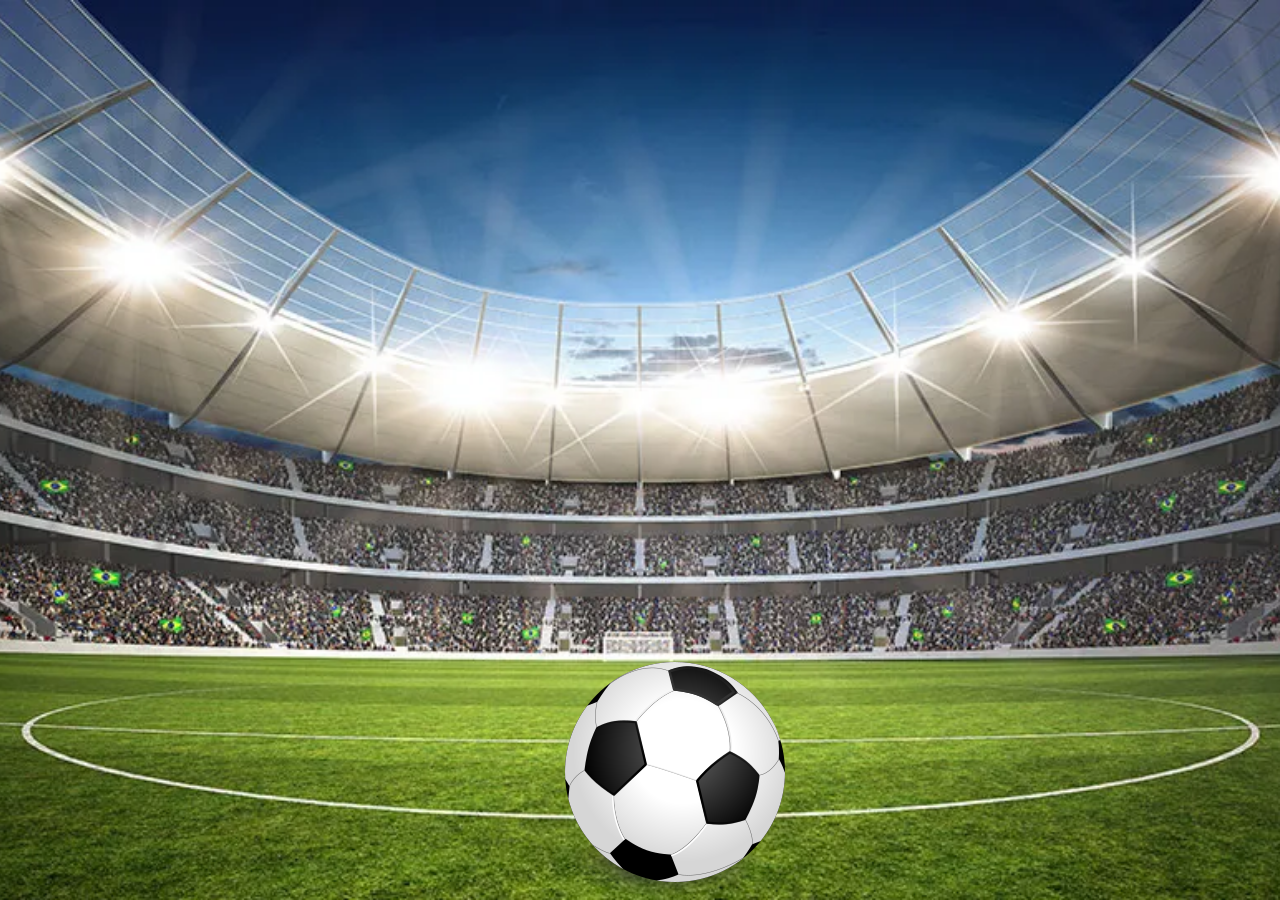
<file: index.html>
<!DOCTYPE html>
<html lang="en">
<head>
    <meta charset="UTF-8">
    <meta name="viewport" content="width=device-width, initial-scale=1.0">
    <title>Document</title>
    <link rel="stylesheet" href="styles.css">
</head>
<body>
    <section class="container">
        <div class="ball">
               <img src="/img/burti.webp" alt="">
               </div>
  
    </section>
    
</body>
</html>
</file>
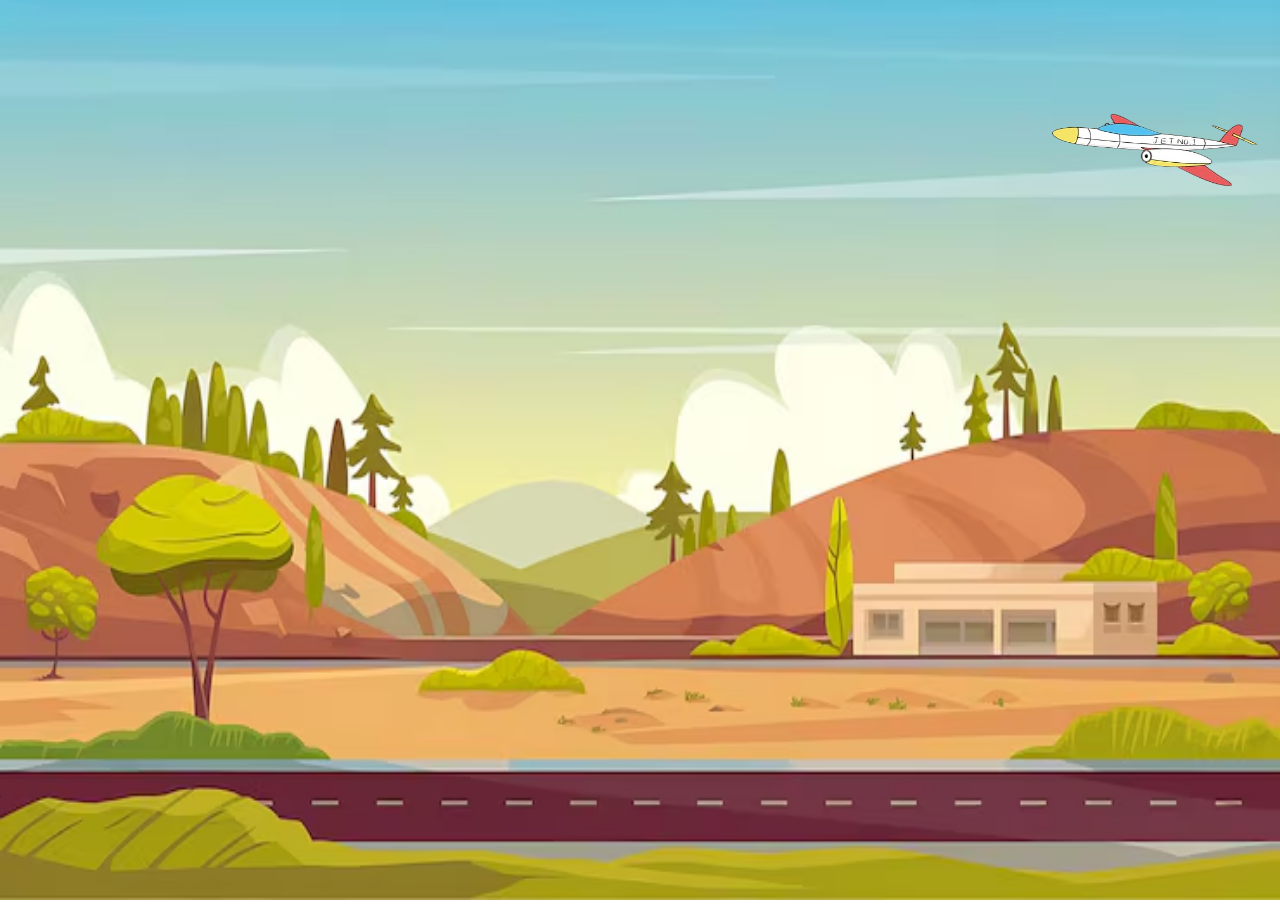
<file: desertRoad.html>
<!DOCTYPE html>
<html lang="en">
<head>
    <meta charset="UTF-8">
    <meta name="viewport" content="width=device-width, initial-scale=1.0">
    <title>Document</title>
   <link rel="stylesheet" href="desertRoad.css">
</head>
<body>
    <section>

        <div>
            <img src="/img/roaddd.avif" alt="" class="Road">
            <div>
              <img src="/img/motorcycle-removebg-preview.png" alt="" class="motorcycle">

        </div>
        <div> <img src="/img/pngtree-cartoon-color-airplane-jet-clipart-png-image_2748846-removebg-preview.png" alt="" class="airplane">
              </div>
        </div>
        
        
    </section>
</body>
</html>
</file>
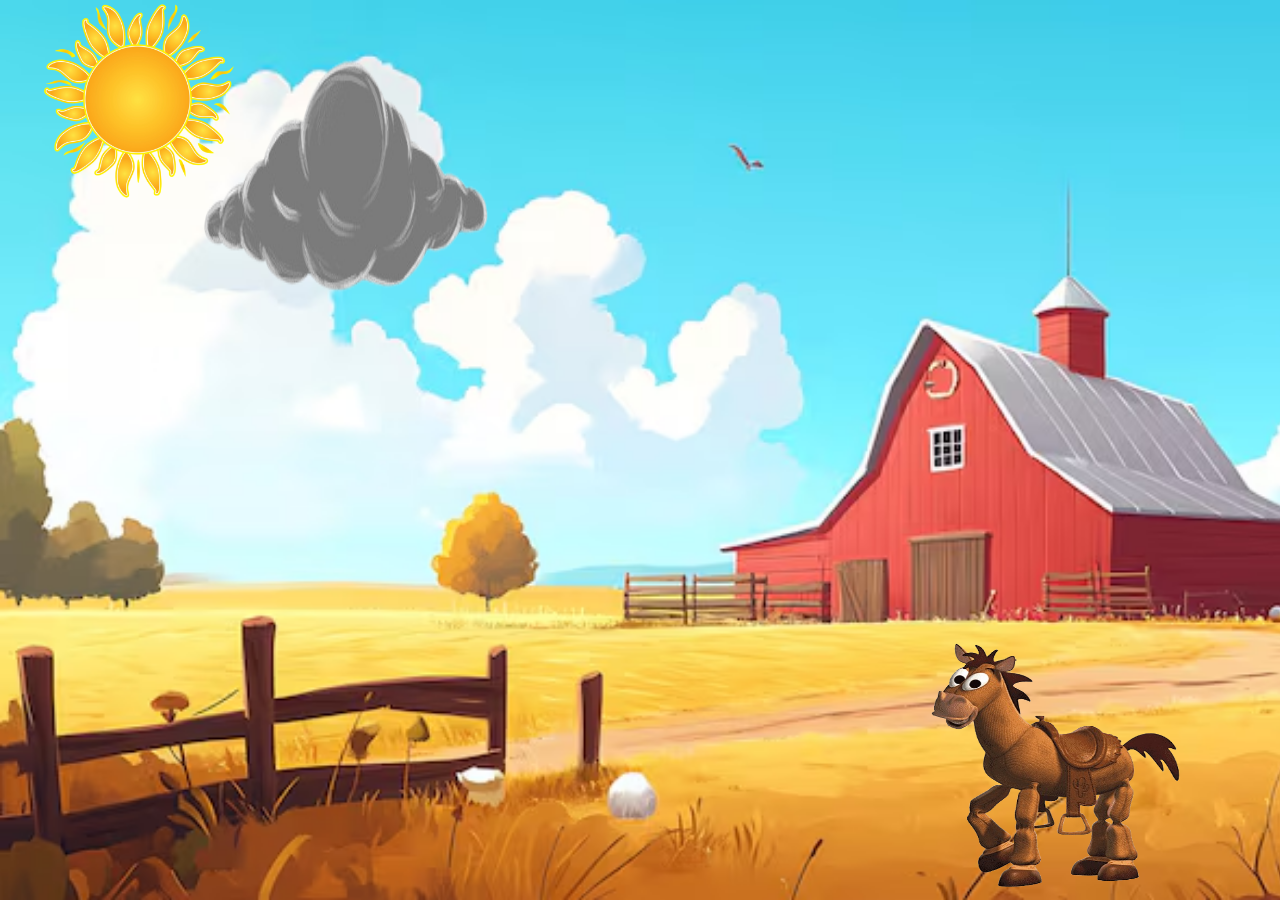
<file: ferma.html>
<!DOCTYPE html>
<html lang="en">
<head>
    <meta charset="UTF-8">
    <meta name="viewport" content="width=device-width, initial-scale=1.0">
    <title>Document</title>
    <link rel="stylesheet" href="ferma.css">
</head>
<body>
    <section>
        <div>
            <img src="/img/sun.png" alt="" class="mze">
        </div>
        <div>
            <img src="/img/cxeni-removebg-preview.png" alt="" class="cxeni">
        </div>
        <div>
            <img src="/img/oblako-removebg-preview.png" alt="" class="grubeli">
        </div>
    </section>

</body>
</html>
</file>
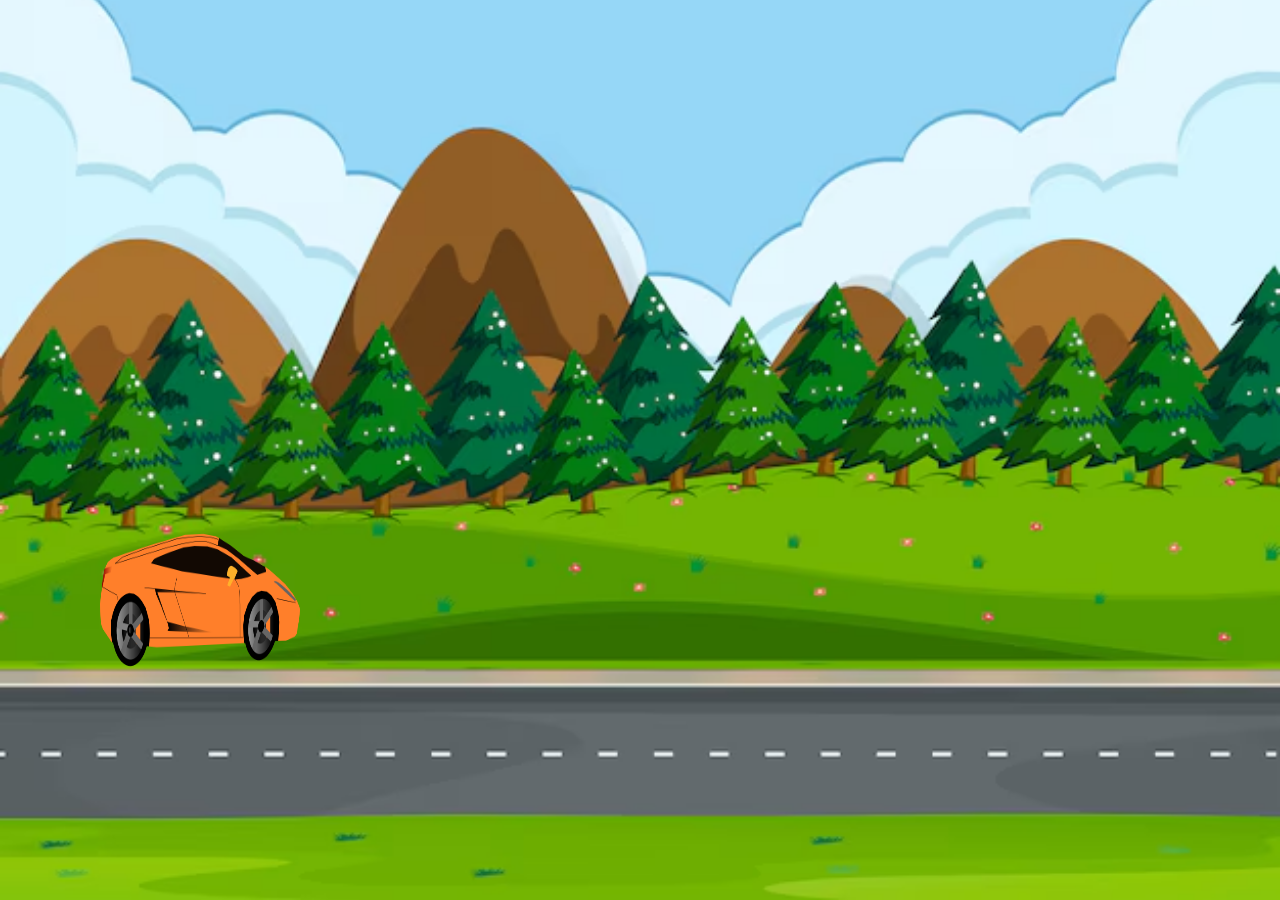
<file: indexCar.html>
<!DOCTYPE html>
<html lang="en">
<head>
    <meta charset="UTF-8">
    <meta name="viewport" content="width=device-width, initial-scale=1.0">
    <title>Document</title>
    <link rel="stylesheet" href="stylesCar.css">
</head>
<body>
    <section class="container">
       <div class="car">
        <img src="/img/1692689212_grizly-club-p-kartinki-2d-mashina-bez-fona-9.png" alt="">
       </div>
  
    </section>
</body>
</html>
</file>
<file: styles.css>
*{
    box-sizing: border-box;
    margin: 0;
    padding: 0;
}

body{
    background-image: url(/img/main.webp);
    background-size: cover;
     width: 100%;
     height: 100vh;
     background-position: bottom;
   
    
          
}
.container{
    width: 100%;
    height: 100vh;
    display: flex;
    justify-content: center;
    align-items: flex-end;
   
}

.ball {
    width: 150px;
    height: auto;
    position: relative;
    animation: ball 5s linear infinite alternate;
   
}


@keyframes ball {

0% {
    transform: translateY(0);
  }
  50% {
    transform: translateY(-500px); 
  }
  100% {
    transform: translateY(0); 
  }
}
</file>
<file: desertRoad.css>
*{
    margin: 0;
    padding: 0;
    box-sizing: border-box;
}
.Road{
    width: 100%;
    height: 100vh;
    background: linear-gradient(to bottom, #f0e68c 0%, #c2b280 100%);
    position: relative;
    overflow: hidden;
}

.motorcycle{
    position: absolute;
        width: 200px;

    bottom: 70px;
    left: -197px;
    
    animation: ride 5s linear infinite;
    animation-delay: 2s;
}
@keyframes ride {
    0% {
        left: -200px;
    }
    100% {
        left: 89%;
    }
    
}

.airplane{
    position: absolute;
    width: 250px;
    height: 200px;
    top: 50px;
    right: 0px;
    animation: fly 10s linear infinite;
}

@keyframes fly {
    0% {
        right:  0px;
        top: 400px;
    }
    25% {
        top: 100px;
    }
    50% {
        top: 300px;
        
        
    }
    75% {
       top: 100px;
      
        
    }
    100% {
        top: 400px;
       right: 100%;
    }
}
</file>
<file: ferma.css>
*{
    box-sizing: border-box  ;
    margin: 0;
    padding: 0;
}

body{
    background-image: url(/img/farm.avif);
    background-size: cover;
    background-repeat: no-repeat;
    width: 100%;
    height: 100vh;
}
.mze{
    margin-left: 40px;
     width: 200px;
    height: 200px;
    animation: move 40s linear infinite;
}
@keyframes move {
    0%{
        transform: translateY(0);
    }
    50%{
        transform: translateY(200px);
    }
    100%{
        transform: translateY(300px);
    }
}
.cxeni{
    width: 250px;
    height: 250px;
    position: absolute;
    bottom: 10px;
    right: 100px;
    background: transparent;
    animation: jump 2s ease-in-out infinite;
}
@keyframes jump {
    0%{
        transform: translateY(0);
    }
    50%{
        transform: translateY(-50px);
    }
    100%{
        transform: translateY(0) ;
    }
}


.grubeli{
    width: 300px;
    height: 300px;
    position: absolute;
    top: 5%;
    left: 200px;
    background: transparent;
    animation: float 30s  linear infinite;
}
@keyframes float {
      from {
    transform: translateX(0);
  }
  to {
    transform: translateX(900px);
  }   
}
</file>
<file: stylesCar.css>
*{
    box-sizing: border-box  ;   
    margin: 0;
    padding: 0;
}
.container{
    background-image: url(/img/road.avif);
     background-repeat: no-repeat;
    background-size: cover;
    width: 100%;
    height: 100vh;
    background-position: bottom;
    
    
  
    
  
    
}
.car img{
    width: 200px;
    height: 200px;
    position: absolute;
    bottom: 200px;
    left: 100px;
    animation: 5s carMove infinite;
}



@keyframes carMove{
    0%{
        transform: translateX(0px) ;
    }
    100%{
        transform: translateX(1500px) ;
    }
}
</file>
